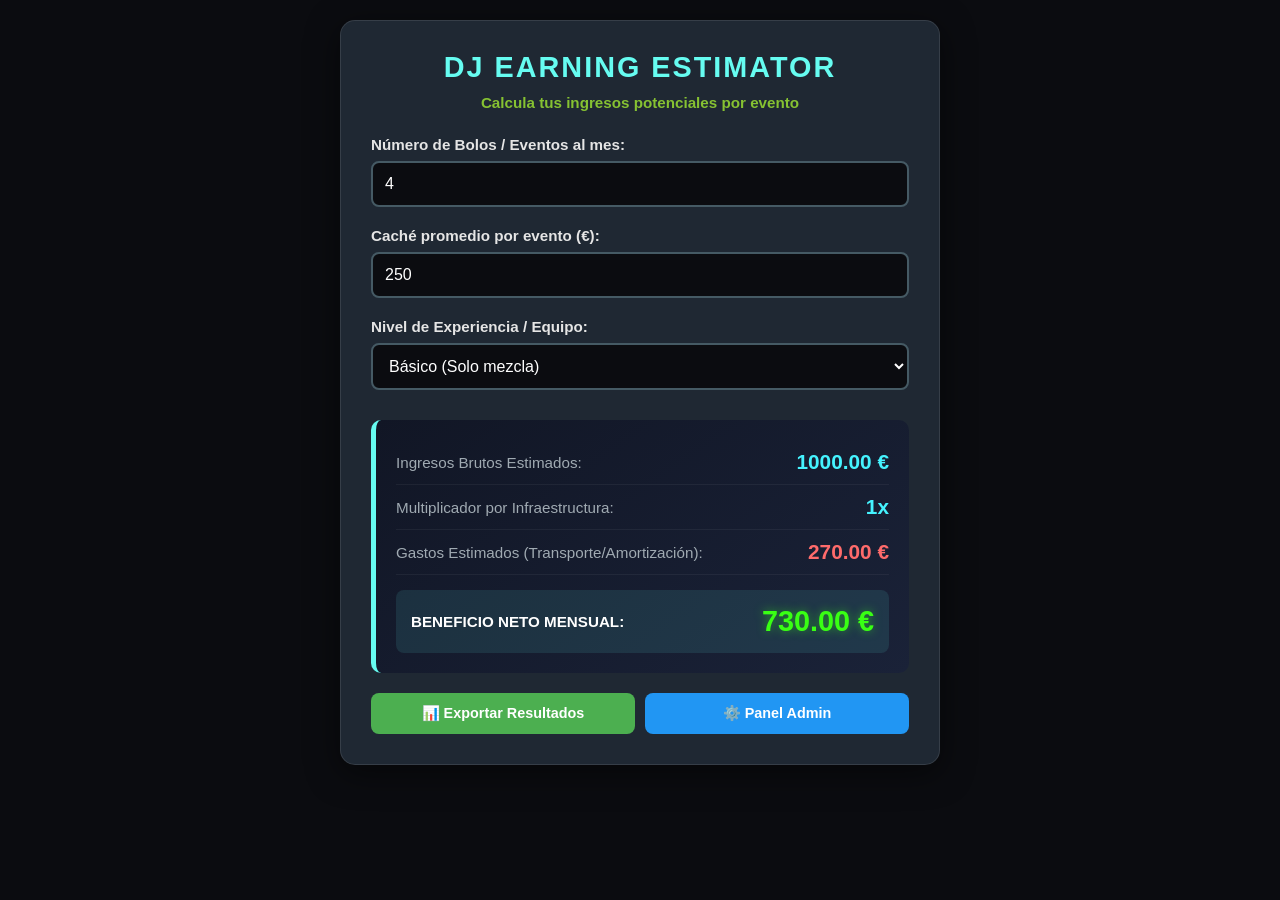
<file: index.html>
<!DOCTYPE html>
<html lang="es">
<head>
    <meta charset="UTF-8">
    <meta name="viewport" content="width=device-width, initial-scale=1.0">
    <title>DJ Earnings Calculator</title>
    <link rel="stylesheet" href="css/styles.css">
</head>
<body>
    <div class="wrapper">
        <div class="calculator-container">
            <h1 id="main-title">DJ Earning Estimator</h1>
            <p class="subtitle" id="main-subtitle">Calcula tus ingresos potenciales por evento</p>

            <div class="input-group">
                <label id="label-input1" for="input-bolos">Número de Bolos / Eventos al mes:</label>
                <input type="number" id="input-bolos" value="4" min="0" oninput="calcularGlosses()">
            </div>

            <div class="input-group">
                <label id="label-input2" for="input-cache">Caché promedio por evento (€):</label>
                <input type="number" id="input-cache" value="250" min="0" oninput="calcularGlosses()">
            </div>

            <div class="input-group">
                <label id="label-input3" for="select-experiencia">Nivel de Experiencia / Equipo:</label>
                <select id="select-experiencia" onchange="calcularGlosses()">
                    <option value="1" selected>Básico (Solo mezcla)</option>
                    <option value="1.5">Intermedio (Lleva sonido propio)</option>
                    <option value="2.2">Premium (Sonido, iluminación y animación)</option>
                </select>
            </div>

            <div class="results-container">
                <div class="result-item">
                    <span class="result-label" id="label-res1">Ingresos Brutos Estimados:</span>
                    <span class="result-value" id="res-bruto">0.00 €</span>
                </div>
                <div class="result-item">
                    <span class="result-label" id="label-res2">Multiplicador por Infraestructura:</span>
                    <span class="result-value" id="res-bonus">1.0x</span>
                </div>
                <div class="result-item">
                    <span class="result-label" id="label-res3">Gastos Estimados (Transporte/Amortización):</span>
                    <span class="result-value" id="res-gastos" style="color: #ff6b6b;">0.00 €</span>
                </div>
                <div class="result-item result-total">
                    <span class="result-label" id="label-res-total">BENEFICIO NETO MENSUAL:</span>
                    <span class="result-value" id="res-neto">0.00 €</span>
                </div>
            </div>

            <div class="button-group">
                <button class="btn btn-export" onclick="exportarResultados()">📊 Exportar Resultados</button>
                <button class="btn btn-admin" onclick="toggleAdminPanel()">⚙️ Panel Admin</button>
            </div>
        </div>

        <div class="admin-panel" id="adminPanel">
            <h2>Panel de Configuración</h2>
            <p style="font-size: 0.85rem; color: #ccc; margin-bottom: 15px;">Modifica títulos, etiquetas y variables matemáticas.</p>
            
            <div class="admin-group">
                <h3>1. Títulos de la Web</h3>
                <div class="admin-field">
                    <label>Título Principal:</label>
                    <input type="text" id="admin-title" value="DJ Earning Estimator">
                </div>
                <div class="admin-field">
                    <label>Subtítulo:</label>
                    <input type="text" id="admin-subtitle" value="Calcula tus ingresos potenciales por evento">
                </div>
            </div>

            <div class="admin-group">
                <h3>2. Modificar Conceptos (Preguntas)</h3>
                <div class="admin-field">
                    <label>Pregunta 1 (Eventos):</label>
                    <input type="text" id="admin-label1" value="Número de Bolos / Eventos al mes:">
                </div>
                <div class="admin-field">
                    <label>Pregunta 2 (Caché):</label>
                    <input type="text" id="admin-label2" value="Caché promedio por evento (€):">
                </div>
                <div class="admin-field">
                    <label>Pregunta 3 (Desplegable):</label>
                    <input type="text" id="admin-label3" value="Nivel de Experiencia / Equipo:">
                </div>
            </div>

            <div class="admin-group">
                <h3>3. Configuración Matemática / Precios</h3>
                <div class="admin-field">
                    <label>Gastos Fijos por Evento (€):</label>
                    <input type="number" id="admin-gastos-fijos" value="30">
                </div>
                <div class="admin-field">
                    <label>Porcentaje de Impuestos/Comisión (0.20 = 20%):</label>
                    <input type="number" id="admin-impuesto" value="0.15" step="0.01">
                </div>
            </div>

            <div class="admin-group">
                <h3>4. Modificar Textos de Resultados</h3>
                <div class="admin-field">
                    <label>Resultado 1:</label>
                    <input type="text" id="admin-res1" value="Ingresos Brutos Estimados:">
                </div>
                <div class="admin-field">
                    <label>Resultado 2:</label>
                    <input type="text" id="admin-res2" value="Multiplicador por Infraestructura:">
                </div>
                <div class="admin-field">
                    <label>Resultado 3:</label>
                    <input type="text" id="admin-res3" value="Gastos Estimados (Transporte/Amortización):">
                </div>
                <div class="admin-field">
                    <label>Resultado Final:</label>
                    <input type="text" id="admin-res-total" value="BENEFICIO NETO MENSUAL:">
                </div>
            </div>

            <div class="admin-buttons">
                <button class="save-btn" onclick="aplicarConfiguracion()">✓ Aplicar Cambios</button>
                <button class="save-btn" style="background-color: #4CAF50;" onclick="guardarConfiguracion()">💾 Guardar Config</button>
                <button class="save-btn" style="background-color: #f44336;" onclick="resetearConfiguracion()">🔄 Restaurar</button>
            </div>
        </div>
    </div>

    <script src="js/app.js"></script>
</body>
</html>
</file>
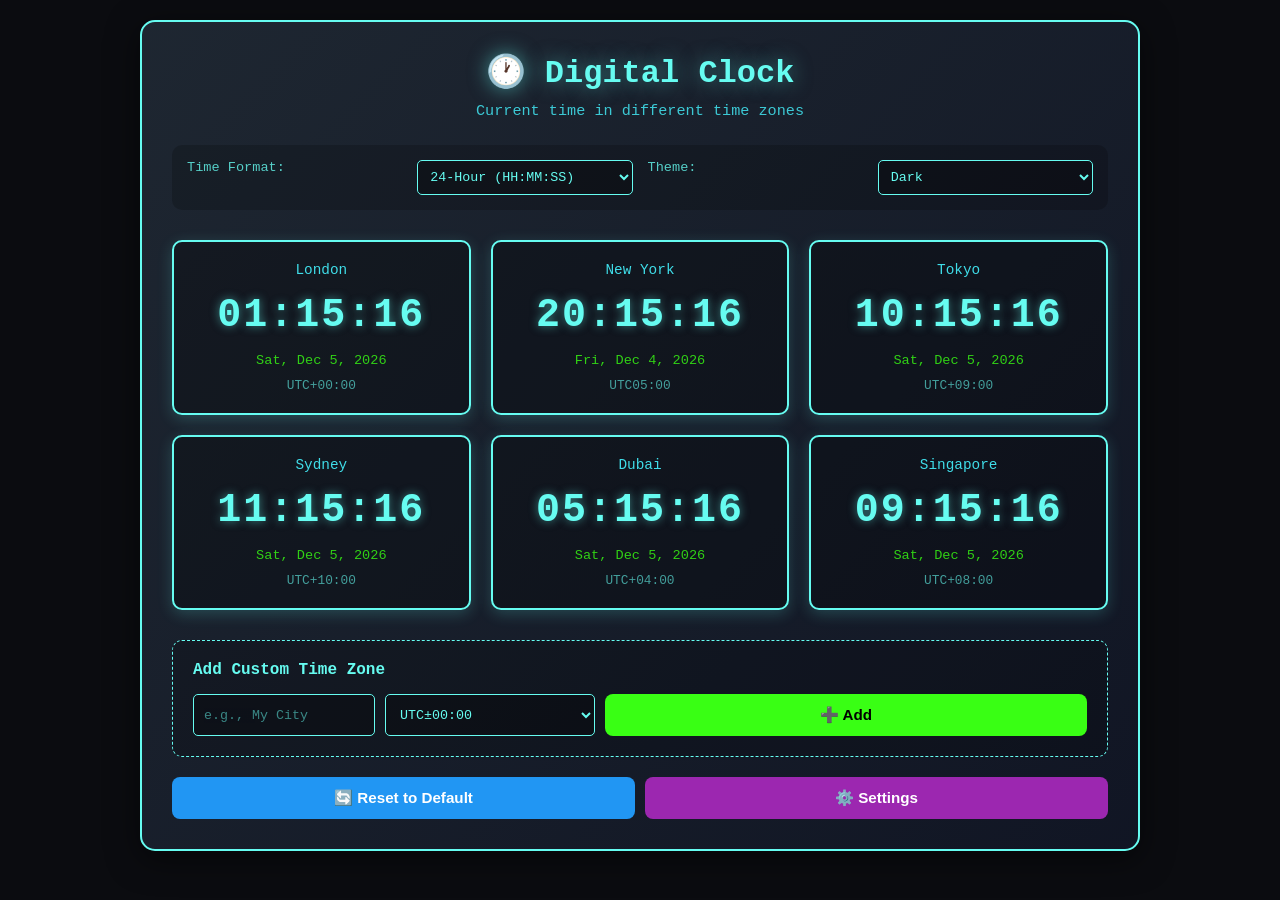
<file: clock/index.html>
<!DOCTYPE html>
<html lang="en">
<head>
    <meta charset="UTF-8">
    <meta name="viewport" content="width=device-width, initial-scale=1.0">
    <title>Digital Clock - Multiple Time Zones</title>
    <link rel="stylesheet" href="css/styles.css">
</head>
<body>
    <div class="wrapper">
        <div class="clock-container">
            <h1 id="main-title">🕐 Digital Clock</h1>
            <p class="subtitle" id="main-subtitle">Current time in different time zones</p>

            <div class="controls-group">
                <label id="label-format">Time Format:</label>
                <select id="time-format" onchange="updateClocks()">
                    <option value="24">24-Hour (HH:MM:SS)</option>
                    <option value="12">12-Hour (AM/PM)</option>
                </select>

                <label id="label-theme">Theme:</label>
                <select id="theme-select" onchange="changeTheme(this.value)">
                    <option value="dark">Dark</option>
                    <option value="light">Light</option>
                    <option value="neon">Neon</option>
                </select>
            </div>

            <div class="timezones-container" id="timezonesContainer">
                <!-- Clocks will be generated here by JavaScript -->
            </div>

            <div class="add-timezone-section">
                <h3>Add Custom Time Zone</h3>
                <div class="add-tz-form">
                    <input type="text" id="tz-name" placeholder="e.g., My City" maxlength="30">
                    <select id="tz-offset">
                        <option value="-12">UTC-12:00</option>
                        <option value="-11">UTC-11:00</option>
                        <option value="-10">UTC-10:00</option>
                        <option value="-9">UTC-09:00</option>
                        <option value="-8">UTC-08:00</option>
                        <option value="-7">UTC-07:00</option>
                        <option value="-6">UTC-06:00</option>
                        <option value="-5">UTC-05:00</option>
                        <option value="-4">UTC-04:00</option>
                        <option value="-3">UTC-03:00</option>
                        <option value="-2">UTC-02:00</option>
                        <option value="-1">UTC-01:00</option>
                        <option value="0" selected>UTC±00:00</option>
                        <option value="1">UTC+01:00</option>
                        <option value="2">UTC+02:00</option>
                        <option value="3">UTC+03:00</option>
                        <option value="4">UTC+04:00</option>
                        <option value="5">UTC+05:00</option>
                        <option value="5.5">UTC+05:30 (India)</option>
                        <option value="6">UTC+06:00</option>
                        <option value="7">UTC+07:00</option>
                        <option value="8">UTC+08:00</option>
                        <option value="9">UTC+09:00</option>
                        <option value="9.5">UTC+09:30 (Australia)</option>
                        <option value="10">UTC+10:00</option>
                        <option value="11">UTC+11:00</option>
                        <option value="12">UTC+12:00</option>
                    </select>
                    <button class="btn btn-add" onclick="addCustomTimezone()">➕ Add</button>
                </div>
            </div>

            <div class="button-group">
                <button class="btn btn-reset" onclick="resetToDefault()">🔄 Reset to Default</button>
                <button class="btn btn-admin" onclick="toggleAdminPanel()">⚙️ Settings</button>
            </div>
        </div>

        <div class="admin-panel" id="adminPanel">
            <h2>⚙️ Settings Panel</h2>
            <p style="font-size: 0.85rem; color: #ccc; margin-bottom: 15px;">Customize your clock display</p>
            
            <div class="admin-group">
                <h3>Display Settings</h3>
                <div class="admin-field">
                    <label>
                        <input type="checkbox" id="show-seconds" checked onchange="updateClocks()">
                        Show Seconds
                    </label>
                </div>
                <div class="admin-field">
                    <label>
                        <input type="checkbox" id="show-date" checked onchange="updateClocks()">
                        Show Date
                    </label>
                </div>
                <div class="admin-field">
                    <label>
                        <input type="checkbox" id="show-offset" checked onchange="updateClocks()">
                        Show UTC Offset
                    </label>
                </div>
            </div>

            <div class="admin-group">
                <h3>Color Customization</h3>
                <div class="admin-field">
                    <label>Text Color:</label>
                    <input type="color" id="text-color" value="#66fcf1" onchange="applyCustomColors()">
                </div>
                <div class="admin-field">
                    <label>Background Color:</label>
                    <input type="color" id="bg-color" value="#0b0c10" onchange="applyCustomColors()">
                </div>
            </div>

            <div class="admin-buttons">
                <button class="save-btn" onclick="saveSettings()">💾 Save Settings</button>
                <button class="save-btn" style="background-color: #f44336;" onclick="resetSettings()">🔄 Reset All</button>
            </div>
        </div>
    </div>

    <script src="js/clock.js"></script>
</body>
</html>
</file>
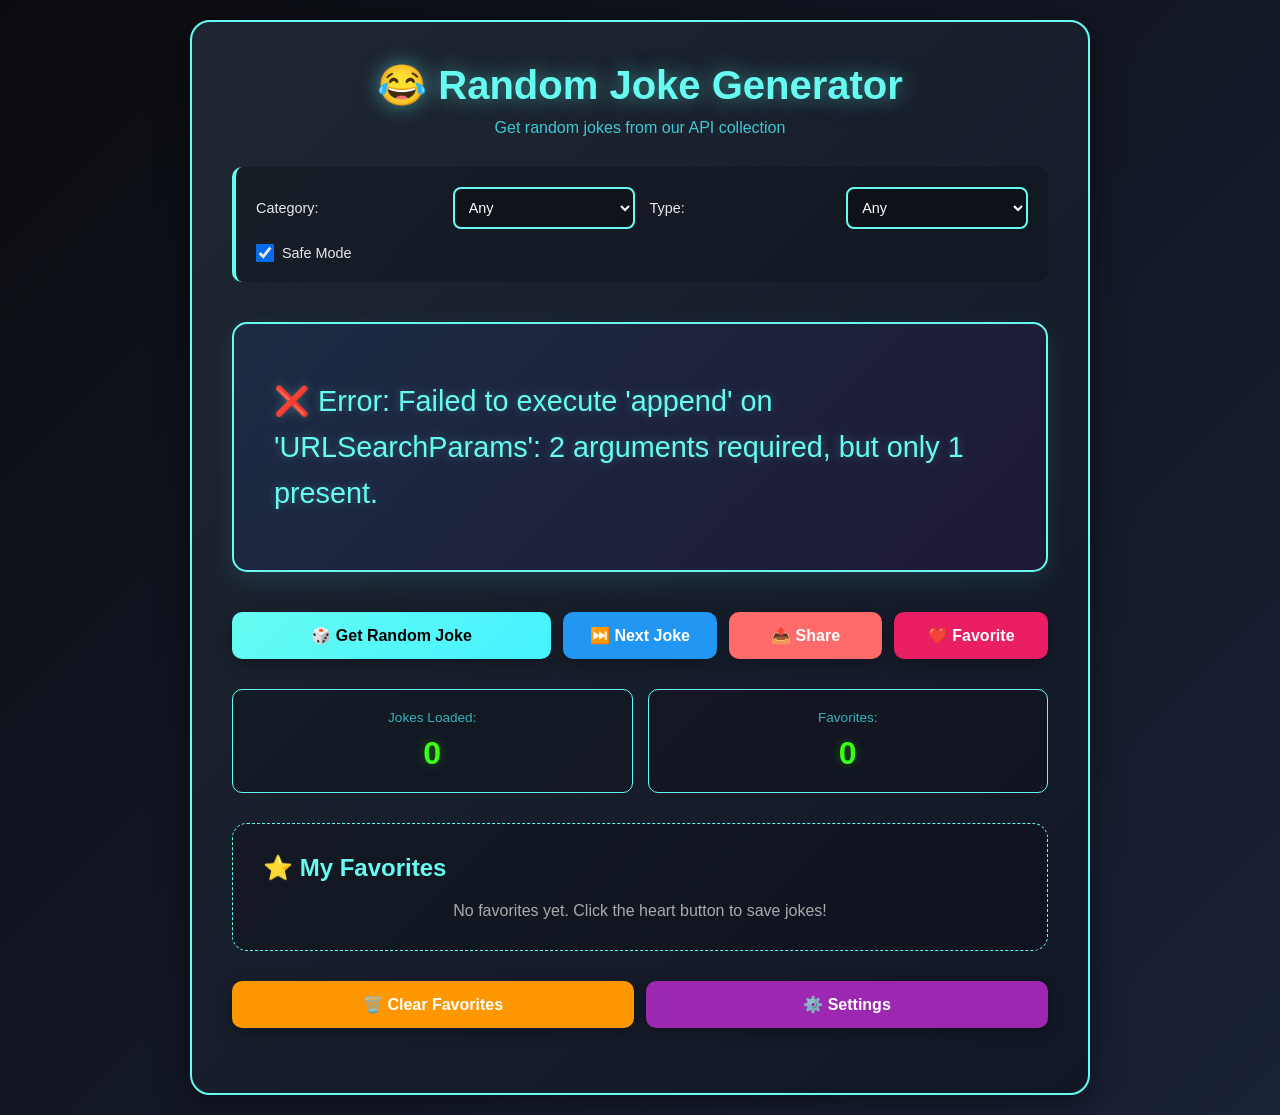
<file: jokes/index.html>
<!DOCTYPE html>
<html lang="en">
<head>
    <meta charset="UTF-8">
    <meta name="viewport" content="width=device-width, initial-scale=1.0">
    <title>Random Joke Generator</title>
    <link rel="stylesheet" href="css/jokes.css">
</head>
<body>
    <div class="wrapper">
        <div class="jokes-container">
            <h1 id="main-title">😂 Random Joke Generator</h1>
            <p class="subtitle" id="main-subtitle">Get random jokes from our API collection</p>

            <div class="controls-group">
                <label id="label-category">Category:</label>
                <select id="joke-category" onchange="updateJokeType()">
                    <option value="any">Any</option>
                    <option value="general">General</option>
                    <option value="programming">Programming</option>
                    <option value="knock-knock">Knock-Knock</option>
                </select>

                <label id="label-type">Type:</label>
                <select id="joke-type" onchange="updateJokeType()">
                    <option value="any">Any</option>
                    <option value="single">Single</option>
                    <option value="twopart">Two-Part</option>
                </select>

                <label id="label-safe">
                    <input type="checkbox" id="safe-mode" checked onchange="updateJokeType()">
                    Safe Mode
                </label>
            </div>

            <div class="joke-display-container">
                <div class="joke-display" id="jokeDisplay">
                    <div class="loading" style="display: none;" id="loadingSpinner">
                        <div class="spinner"></div>
                        <p>Loading joke...</p>
                    </div>
                    <div id="jokeContent">
                        <p id="jokeText">Click the button below to get a random joke!</p>
                        <p id="jokeAnswer" style="display: none; margin-top: 15px; font-style: italic; color: #39ff14;"></p>
                    </div>
                </div>
            </div>

            <div class="button-group">
                <button class="btn btn-get-joke" onclick="getRandomJoke()">🎲 Get Random Joke</button>
                <button class="btn btn-next" onclick="getRandomJoke()" id="nextBtn">⏭️ Next Joke</button>
                <button class="btn btn-share" onclick="shareJoke()">📤 Share</button>
                <button class="btn btn-favorite" onclick="toggleFavorite()">❤️ Favorite</button>
            </div>

            <div class="stats-container">
                <div class="stat-item">
                    <span class="stat-label" id="label-loaded">Jokes Loaded:</span>
                    <span class="stat-value" id="jokesLoaded">0</span>
                </div>
                <div class="stat-item">
                    <span class="stat-label" id="label-favorites">Favorites:</span>
                    <span class="stat-value" id="favoritesCount">0</span>
                </div>
            </div>

            <div class="favorites-section">
                <h2>⭐ My Favorites</h2>
                <div class="favorites-list" id="favoritesList">
                    <p style="text-align: center; color: #aaa;">No favorites yet. Click the heart button to save jokes!</p>
                </div>
            </div>

            <div class="button-group">
                <button class="btn btn-clear" onclick="clearFavorites()">🗑️ Clear Favorites</button>
                <button class="btn btn-admin" onclick="toggleAdminPanel()">⚙️ Settings</button>
            </div>
        </div>

        <div class="admin-panel" id="adminPanel">
            <h2>⚙️ Settings Panel</h2>
            <p style="font-size: 0.85rem; color: #ccc; margin-bottom: 15px;">Customize your joke experience</p>
            
            <div class="admin-group">
                <h3>API Configuration</h3>
                <div class="admin-field">
                    <label>Jokes API URL:</label>
                    <input type="text" id="api-url" value="https://v2.jokeapi.dev/joke">
                </div>
                <div class="admin-field">
                    <label>Max Jokes to Cache:</label>
                    <input type="number" id="cache-limit" value="20" min="5" max="100">
                </div>
            </div>

            <div class="admin-group">
                <h3>Display Settings</h3>
                <div class="admin-field">
                    <label>
                        <input type="checkbox" id="auto-play" checked>
                        Auto-play next joke
                    </label>
                </div>
                <div class="admin-field">
                    <label>Auto-play delay (seconds):</label>
                    <input type="number" id="delay" value="0" min="0" max="60">
                </div>
            </div>

            <div class="admin-group">
                <h3>Color Theme</h3>
                <div class="admin-field">
                    <label>Primary Color:</label>
                    <input type="color" id="primary-color" value="#66fcf1" onchange="applyCustomTheme()">
                </div>
                <div class="admin-field">
                    <label>Accent Color:</label>
                    <input type="color" id="accent-color" value="#39ff14" onchange="applyCustomTheme()">
                </div>
            </div>

            <div class="admin-buttons">
                <button class="save-btn" onclick="saveSettings()">💾 Save Settings</button>
                <button class="save-btn" style="background-color: #f44336;" onclick="resetSettings()">🔄 Reset</button>
            </div>
        </div>
    </div>

    <script src="js/jokes.js"></script>
</body>
</html>
</file>
<file: css/styles.css>
:root {
    --bg-color: #0b0c10;
    --container-bg: #1f2833;
    --primary-color: #66fcf1;
    --secondary-color: #45f3ff;
    --text-color: #ffffff;
    --text-muted: #c5a1ff;
    --admin-bg: #2b1f33;
}

* {
    margin: 0;
    padding: 0;
    box-sizing: border-box;
}

body {
    font-family: 'Segoe UI', Tahoma, Geneva, Verdana, sans-serif;
    background-color: var(--bg-color);
    color: var(--text-color);
    padding: 20px;
    display: flex;
    flex-direction: column;
    align-items: center;
    min-height: 100vh;
}

.wrapper {
    width: 100%;
    max-width: 600px;
}

.calculator-container {
    background-color: var(--container-bg);
    padding: 30px;
    border-radius: 15px;
    box-shadow: 0 8px 32px 0 rgba(0, 0, 0, 0.5);
    border: 1px solid rgba(255, 255, 255, 0.1);
    margin-bottom: 20px;
}

h1 {
    text-align: center;
    color: var(--primary-color);
    margin-bottom: 10px;
    font-size: 1.8rem;
    text-transform: uppercase;
    letter-spacing: 2px;
}

.subtitle {
    text-align: center;
    color: #86c232;
    font-weight: bold;
    margin-bottom: 25px;
    font-size: 0.95rem;
}

.input-group {
    margin-bottom: 20px;
}

label {
    display: block;
    margin-bottom: 8px;
    font-weight: 600;
    color: #e5e5e5;
    font-size: 0.95rem;
}

input[type="number"],
select {
    width: 100%;
    padding: 12px;
    border-radius: 8px;
    border: 2px solid #455a64;
    background-color: #0b0c10;
    color: #fff;
    font-size: 1rem;
    box-sizing: border-box;
    transition: border-color 0.3s;
}

input[type="number"]:focus,
select:focus {
    outline: none;
    border-color: var(--primary-color);
    box-shadow: 0 0 10px rgba(102, 252, 241, 0.3);
}

.results-container {
    margin-top: 30px;
    background: linear-gradient(145deg, #111625, #1a2238);
    padding: 20px;
    border-radius: 10px;
    border-left: 5px solid var(--primary-color);
}

.result-item {
    display: flex;
    justify-content: space-between;
    align-items: center;
    padding: 10px 0;
    border-bottom: 1px solid rgba(255, 255, 255, 0.05);
}

.result-item:last-child {
    border-bottom: none;
}

.result-label {
    font-size: 0.95rem;
    color: #a0aab2;
}

.result-value {
    font-size: 1.3rem;
    font-weight: bold;
    color: var(--secondary-color);
}

.result-total {
    background-color: rgba(102, 252, 241, 0.1);
    padding: 15px;
    border-radius: 8px;
    margin-top: 15px;
}

.result-total .result-label {
    color: #fff;
    font-weight: bold;
}

.result-total .result-value {
    font-size: 1.8rem;
    color: #39ff14;
    text-shadow: 0 0 10px rgba(57, 255, 20, 0.5);
}

.button-group {
    display: flex;
    gap: 10px;
    margin-top: 20px;
    flex-wrap: wrap;
}

.btn {
    flex: 1;
    min-width: 150px;
    padding: 12px;
    border: none;
    border-radius: 8px;
    font-size: 0.9rem;
    font-weight: bold;
    cursor: pointer;
    transition: all 0.3s;
}

.btn-export {
    background-color: #4CAF50;
    color: white;
}

.btn-export:hover {
    background-color: #45a049;
    transform: translateY(-2px);
    box-shadow: 0 4px 12px rgba(76, 175, 80, 0.4);
}

.btn-admin {
    background-color: #2196F3;
    color: white;
}

.btn-admin:hover {
    background-color: #0b7dda;
    transform: translateY(-2px);
    box-shadow: 0 4px 12px rgba(33, 150, 243, 0.4);
}

.admin-panel {
    background-color: var(--admin-bg);
    padding: 25px;
    border-radius: 15px;
    border: 1px solid #9c27b0;
    display: none;
    margin-top: 20px;
    max-height: 80vh;
    overflow-y: auto;
}

.admin-panel h2 {
    color: #e040fb;
    margin-bottom: 10px;
    font-size: 1.4rem;
    border-bottom: 1px solid rgba(255, 255, 255, 0.1);
    padding-bottom: 10px;
}

.admin-group {
    margin-bottom: 15px;
    background: rgba(0, 0, 0, 0.2);
    padding: 10px;
    border-radius: 6px;
}

.admin-group h3 {
    margin: 0 0 10px 0;
    font-size: 0.95rem;
    color: #00e5ff;
}

.admin-field {
    display: flex;
    flex-direction: column;
    gap: 5px;
    margin-bottom: 10px;
}

.admin-field label {
    font-size: 0.85rem;
    color: #b388ff;
    font-weight: 600;
}

.admin-field input {
    padding: 8px;
    background: #120c1f;
    border: 1px solid #7c4dff;
    color: white;
    border-radius: 4px;
    font-size: 0.9rem;
}

.admin-field input:focus {
    outline: none;
    border-color: #00e5ff;
    box-shadow: 0 0 8px rgba(0, 229, 255, 0.3);
}

.admin-buttons {
    display: flex;
    flex-direction: column;
    gap: 10px;
    margin-top: 15px;
}

.save-btn {
    background-color: #9c27b0;
    color: white;
    border: none;
    padding: 12px;
    border-radius: 8px;
    font-size: 0.95rem;
    font-weight: bold;
    cursor: pointer;
    transition: all 0.3s;
}

.save-btn:hover {
    background-color: #ba68c8;
    transform: translateY(-2px);
    box-shadow: 0 4px 12px rgba(156, 39, 176, 0.4);
}

.admin-panel::-webkit-scrollbar {
    width: 8px;
}

.admin-panel::-webkit-scrollbar-track {
    background: rgba(255, 255, 255, 0.05);
    border-radius: 4px;
}

.admin-panel::-webkit-scrollbar-thumb {
    background: var(--primary-color);
    border-radius: 4px;
}

.admin-panel::-webkit-scrollbar-thumb:hover {
    background: var(--secondary-color);
}

@media (max-width: 600px) {
    .wrapper {
        max-width: 100%;
    }

    .calculator-container {
        padding: 20px;
    }

    h1 {
        font-size: 1.4rem;
    }

    .button-group {
        flex-direction: column;
    }

    .btn {
        min-width: 100%;
    }

    .result-item {
        flex-direction: column;
        align-items: flex-start;
        gap: 8px;
    }

    .result-value {
        width: 100%;
        text-align: right;
    }
}
</file>
<file: clock/css/styles.css>
:root {
    --bg-color: #0b0c10;
    --text-color: #66fcf1;
    --secondary-color: #45f3ff;
    --accent-color: #39ff14;
}

* {
    margin: 0;
    padding: 0;
    box-sizing: border-box;
}

body {
    font-family: 'Courier New', monospace;
    background-color: var(--bg-color);
    color: var(--text-color);
    padding: 20px;
    display: flex;
    flex-direction: column;
    align-items: center;
    min-height: 100vh;
    transition: all 0.3s ease;
}

body.light-theme {
    --bg-color: #ffffff;
    --text-color: #333333;
    --secondary-color: #0066cc;
    --accent-color: #00aa00;
}

body.neon-theme {
    --bg-color: #000000;
    --text-color: #00ff00;
    --secondary-color: #ff00ff;
    --accent-color: #ffff00;
}

.wrapper {
    width: 100%;
    max-width: 1000px;
}

.clock-container {
    background: linear-gradient(135deg, rgba(31, 40, 51, 0.95), rgba(17, 22, 37, 0.95));
    padding: 30px;
    border-radius: 15px;
    box-shadow: 0 8px 32px 0 rgba(0, 0, 0, 0.5);
    border: 2px solid var(--text-color);
    margin-bottom: 20px;
}

h1 {
    text-align: center;
    color: var(--text-color);
    margin-bottom: 10px;
    font-size: 2rem;
    text-shadow: 0 0 20px rgba(102, 252, 241, 0.5);
}

.subtitle {
    text-align: center;
    color: var(--secondary-color);
    margin-bottom: 25px;
    font-size: 0.95rem;
    opacity: 0.8;
}

.controls-group {
    display: grid;
    grid-template-columns: 1fr 1fr 1fr 1fr;
    gap: 15px;
    margin-bottom: 30px;
    background: rgba(0, 0, 0, 0.2);
    padding: 15px;
    border-radius: 10px;
}

.controls-group label {
    font-size: 0.85rem;
    color: var(--text-color);
    opacity: 0.8;
}

.controls-group select {
    padding: 8px;
    border-radius: 5px;
    border: 1px solid var(--text-color);
    background-color: rgba(0, 0, 0, 0.3);
    color: var(--text-color);
    font-family: 'Courier New', monospace;
    cursor: pointer;
}

.timezones-container {
    display: grid;
    grid-template-columns: repeat(auto-fit, minmax(250px, 1fr));
    gap: 20px;
    margin-bottom: 30px;
}

.timezone-card {
    background: rgba(0, 0, 0, 0.3);
    border: 2px solid var(--text-color);
    border-radius: 10px;
    padding: 20px;
    text-align: center;
    transition: all 0.3s ease;
    box-shadow: 0 4px 15px rgba(102, 252, 241, 0.2);
}

.timezone-card:hover {
    transform: translateY(-5px);
    box-shadow: 0 8px 25px rgba(102, 252, 241, 0.4);
    border-color: var(--secondary-color);
}

.timezone-name {
    font-size: 0.9rem;
    color: var(--secondary-color);
    margin-bottom: 10px;
    opacity: 0.9;
}

.timezone-time {
    font-size: 2.5rem;
    color: var(--text-color);
    font-weight: bold;
    letter-spacing: 2px;
    text-shadow: 0 0 10px rgba(102, 252, 241, 0.5);
    margin: 15px 0;
    font-family: 'Courier New', monospace;
}

.timezone-date {
    font-size: 0.85rem;
    color: var(--accent-color);
    margin: 10px 0;
    opacity: 0.8;
}

.timezone-offset {
    font-size: 0.8rem;
    color: var(--text-color);
    opacity: 0.6;
    margin-top: 10px;
}

.timezone-remove {
    margin-top: 10px;
    padding: 8px 12px;
    background-color: #ff6b6b;
    color: white;
    border: none;
    border-radius: 5px;
    cursor: pointer;
    font-size: 0.8rem;
    transition: all 0.3s;
}

.timezone-remove:hover {
    background-color: #ff5252;
}

.add-timezone-section {
    background: rgba(0, 0, 0, 0.2);
    border: 1px dashed var(--text-color);
    border-radius: 10px;
    padding: 20px;
    margin-bottom: 20px;
}

.add-timezone-section h3 {
    color: var(--text-color);
    margin-bottom: 15px;
    font-size: 1rem;
}

.add-tz-form {
    display: flex;
    gap: 10px;
    flex-wrap: wrap;
}

.add-tz-form input,
.add-tz-form select {
    padding: 10px;
    border-radius: 5px;
    border: 1px solid var(--text-color);
    background-color: rgba(0, 0, 0, 0.3);
    color: var(--text-color);
    font-family: 'Courier New', monospace;
}

.add-tz-form input::placeholder {
    color: var(--text-color);
    opacity: 0.5;
}

.btn-add {
    padding: 10px 20px;
    background-color: var(--accent-color);
    color: #000;
    border: none;
    border-radius: 5px;
    cursor: pointer;
    font-weight: bold;
    transition: all 0.3s;
}

.btn-add:hover {
    transform: scale(1.05);
    box-shadow: 0 0 15px var(--accent-color);
}

.button-group {
    display: flex;
    gap: 10px;
    flex-wrap: wrap;
    justify-content: center;
}

.btn {
    padding: 12px 20px;
    border: none;
    border-radius: 8px;
    font-size: 0.95rem;
    font-weight: bold;
    cursor: pointer;
    transition: all 0.3s;
    flex: 1;
    min-width: 150px;
}

.btn-reset {
    background-color: #2196F3;
    color: white;
}

.btn-reset:hover {
    background-color: #0b7dda;
    transform: translateY(-2px);
}

.btn-admin {
    background-color: #9c27b0;
    color: white;
}

.btn-admin:hover {
    background-color: #ba68c8;
    transform: translateY(-2px);
}

/* Admin Panel */
.admin-panel {
    background: linear-gradient(135deg, rgba(43, 31, 51, 0.95), rgba(30, 20, 40, 0.95));
    border: 2px solid #9c27b0;
    padding: 25px;
    border-radius: 15px;
    display: none;
    margin-top: 20px;
    max-height: 80vh;
    overflow-y: auto;
}

.admin-panel h2 {
    color: #e040fb;
    margin-bottom: 10px;
    font-size: 1.4rem;
}

.admin-group {
    margin-bottom: 20px;
    background: rgba(0, 0, 0, 0.2);
    padding: 15px;
    border-radius: 8px;
}

.admin-group h3 {
    color: #00e5ff;
    margin-bottom: 15px;
    font-size: 1rem;
}

.admin-field {
    display: flex;
    flex-direction: column;
    gap: 8px;
    margin-bottom: 12px;
}

.admin-field label {
    color: #b388ff;
    font-size: 0.9rem;
}

.admin-field input[type="checkbox"] {
    width: 20px;
    height: 20px;
    cursor: pointer;
}

.admin-field input[type="color"] {
    height: 40px;
    border: none;
    border-radius: 5px;
    cursor: pointer;
}

.admin-buttons {
    display: flex;
    flex-direction: column;
    gap: 10px;
    margin-top: 20px;
}

.save-btn {
    background-color: #9c27b0;
    color: white;
    border: none;
    padding: 12px;
    border-radius: 8px;
    font-size: 0.95rem;
    font-weight: bold;
    cursor: pointer;
    transition: all 0.3s;
}

.save-btn:hover {
    background-color: #ba68c8;
    transform: translateY(-2px);
}

@media (max-width: 768px) {
    .controls-group {
        grid-template-columns: 1fr 1fr;
    }

    .timezone-time {
        font-size: 2rem;
    }

    .timezones-container {
        grid-template-columns: 1fr;
    }

    .button-group {
        flex-direction: column;
    }

    .btn {
        min-width: 100%;
    }
}
</file>
<file: jokes/css/jokes.css>
:root {
    --primary-color: #66fcf1;
    --accent-color: #39ff14;
    --bg-color: #0b0c10;
    --text-color: #ffffff;
    --secondary-color: #45f3ff;
}

* {
    margin: 0;
    padding: 0;
    box-sizing: border-box;
}

body {
    font-family: 'Segoe UI', Tahoma, Geneva, Verdana, sans-serif;
    background: linear-gradient(135deg, #0b0c10 0%, #1a2238 100%);
    color: var(--text-color);
    padding: 20px;
    display: flex;
    flex-direction: column;
    align-items: center;
    min-height: 100vh;
    transition: all 0.3s ease;
}

.wrapper {
    width: 100%;
    max-width: 900px;
}

.jokes-container {
    background: linear-gradient(135deg, rgba(31, 40, 51, 0.95), rgba(17, 22, 37, 0.95));
    padding: 40px;
    border-radius: 20px;
    box-shadow: 0 8px 32px 0 rgba(0, 0, 0, 0.5);
    border: 2px solid var(--primary-color);
}

h1 {
    text-align: center;
    color: var(--primary-color);
    margin-bottom: 10px;
    font-size: 2.5rem;
    text-shadow: 0 0 20px rgba(102, 252, 241, 0.5);
}

.subtitle {
    text-align: center;
    color: var(--secondary-color);
    margin-bottom: 30px;
    font-size: 1rem;
    opacity: 0.8;
}

.controls-group {
    display: grid;
    grid-template-columns: repeat(auto-fit, minmax(150px, 1fr));
    gap: 15px;
    margin-bottom: 30px;
    background: rgba(0, 0, 0, 0.2);
    padding: 20px;
    border-radius: 10px;
    border-left: 4px solid var(--primary-color);
}

.controls-group label {
    font-size: 0.9rem;
    color: var(--text-color);
    opacity: 0.9;
    display: flex;
    align-items: center;
    gap: 8px;
}

.controls-group input[type="checkbox"] {
    width: 18px;
    height: 18px;
    cursor: pointer;
}

.controls-group select {
    padding: 10px;
    border-radius: 8px;
    border: 2px solid var(--primary-color);
    background-color: rgba(0, 0, 0, 0.3);
    color: var(--text-color);
    font-size: 0.9rem;
    cursor: pointer;
    transition: all 0.3s;
}

.controls-group select:hover {
    border-color: var(--secondary-color);
    box-shadow: 0 0 10px rgba(102, 252, 241, 0.3);
}

.joke-display-container {
    margin: 40px 0;
}

.joke-display {
    background: linear-gradient(135deg, rgba(30, 60, 114, 0.3), rgba(50, 20, 80, 0.3));
    border: 2px solid var(--primary-color);
    border-radius: 15px;
    padding: 40px;
    min-height: 250px;
    display: flex;
    flex-direction: column;
    justify-content: center;
    box-shadow: 0 8px 25px rgba(102, 252, 241, 0.1);
    position: relative;
    overflow: hidden;
}

.joke-display::before {
    content: '';
    position: absolute;
    top: 0;
    left: 0;
    right: 0;
    bottom: 0;
    background: radial-gradient(circle at top-right, rgba(102, 252, 241, 0.1), transparent);
    pointer-events: none;
}

#jokeContent {
    position: relative;
    z-index: 1;
}

#jokeText {
    font-size: 1.8rem;
    line-height: 1.6;
    color: var(--primary-color);
    text-shadow: 0 0 10px rgba(102, 252, 241, 0.3);
    font-weight: 500;
}

#jokeAnswer {
    font-size: 1.5rem;
    line-height: 1.6;
    color: var(--accent-color);
    text-shadow: 0 0 10px rgba(57, 255, 20, 0.3);
}

.loading {
    display: flex;
    flex-direction: column;
    align-items: center;
    justify-content: center;
    gap: 20px;
}

.spinner {
    width: 50px;
    height: 50px;
    border: 4px solid rgba(102, 252, 241, 0.3);
    border-top-color: var(--primary-color);
    border-radius: 50%;
    animation: spin 1s linear infinite;
}

@keyframes spin {
    to { transform: rotate(360deg); }
}

.stats-container {
    display: grid;
    grid-template-columns: repeat(auto-fit, minmax(150px, 1fr));
    gap: 15px;
    margin: 30px 0;
}

.stat-item {
    background: rgba(0, 0, 0, 0.2);
    border: 1px solid var(--primary-color);
    border-radius: 10px;
    padding: 20px;
    text-align: center;
}

.stat-label {
    display: block;
    font-size: 0.85rem;
    color: var(--secondary-color);
    opacity: 0.7;
    margin-bottom: 10px;
}

.stat-value {
    display: block;
    font-size: 2rem;
    color: var(--accent-color);
    font-weight: bold;
    text-shadow: 0 0 10px rgba(57, 255, 20, 0.3);
}

.button-group {
    display: grid;
    grid-template-columns: repeat(auto-fit, minmax(150px, 1fr));
    gap: 12px;
    margin: 25px 0;
}

.btn {
    padding: 14px 20px;
    border: none;
    border-radius: 10px;
    font-size: 1rem;
    font-weight: bold;
    cursor: pointer;
    transition: all 0.3s ease;
    box-shadow: 0 4px 15px rgba(0, 0, 0, 0.3);
}

.btn-get-joke {
    background: linear-gradient(135deg, var(--primary-color), var(--secondary-color));
    color: #000;
    grid-column: span 2;
}

.btn-get-joke:hover {
    transform: translateY(-3px);
    box-shadow: 0 6px 25px rgba(102, 252, 241, 0.4);
}

.btn-next {
    background-color: #2196F3;
    color: white;
}

.btn-next:hover {
    background-color: #0b7dda;
    transform: translateY(-2px);
}

.btn-share {
    background-color: #FF6B6B;
    color: white;
}

.btn-share:hover {
    background-color: #FF5252;
    transform: translateY(-2px);
}

.btn-favorite {
    background-color: #E91E63;
    color: white;
}

.btn-favorite:hover {
    background-color: #C2185B;
    transform: translateY(-2px);
}

.btn-clear {
    background-color: #FF9800;
    color: white;
}

.btn-clear:hover {
    background-color: #F57C00;
    transform: translateY(-2px);
}

.btn-admin {
    background-color: #9c27b0;
    color: white;
}

.btn-admin:hover {
    background-color: #ba68c8;
    transform: translateY(-2px);
}

.favorites-section {
    background: rgba(0, 0, 0, 0.2);
    border: 1px dashed var(--primary-color);
    border-radius: 15px;
    padding: 30px;
    margin: 30px 0;
}

.favorites-section h2 {
    color: var(--primary-color);
    margin-bottom: 20px;
    font-size: 1.5rem;
}

.favorites-list {
    display: flex;
    flex-direction: column;
    gap: 15px;
    max-height: 400px;
    overflow-y: auto;
}

.favorite-item {
    background: rgba(0, 0, 0, 0.3);
    border-left: 4px solid var(--accent-color);
    border-radius: 8px;
    padding: 15px;
    position: relative;
    display: flex;
    justify-content: space-between;
    align-items: center;
}

.favorite-text {
    flex: 1;
    color: var(--text-color);
    font-size: 0.95rem;
    line-height: 1.5;
}

.favorite-remove {
    background-color: #FF6B6B;
    color: white;
    border: none;
    padding: 8px 12px;
    border-radius: 5px;
    cursor: pointer;
    font-size: 0.8rem;
    transition: all 0.3s;
}

.favorite-remove:hover {
    background-color: #FF5252;
}

/* Admin Panel */
.admin-panel {
    background: linear-gradient(135deg, rgba(43, 31, 51, 0.95), rgba(30, 20, 40, 0.95));
    border: 2px solid #9c27b0;
    padding: 30px;
    border-radius: 20px;
    display: none;
    margin-top: 30px;
    max-height: 80vh;
    overflow-y: auto;
}

.admin-panel h2 {
    color: #e040fb;
    margin-bottom: 15px;
    font-size: 1.5rem;
}

.admin-group {
    margin-bottom: 25px;
    background: rgba(0, 0, 0, 0.2);
    padding: 20px;
    border-radius: 10px;
    border-left: 4px solid #00e5ff;
}

.admin-group h3 {
    color: #00e5ff;
    margin-bottom: 15px;
    font-size: 1.1rem;
}

.admin-field {
    display: flex;
    flex-direction: column;
    gap: 8px;
    margin-bottom: 15px;
}

.admin-field label {
    color: #b388ff;
    font-size: 0.95rem;
    font-weight: 600;
}

.admin-field input {
    padding: 10px;
    background: #120c1f;
    border: 1px solid #7c4dff;
    color: white;
    border-radius: 5px;
    font-size: 0.9rem;
    font-family: 'Segoe UI', Tahoma, Geneva, Verdana, sans-serif;
}

.admin-field input:focus {
    outline: none;
    border-color: #00e5ff;
    box-shadow: 0 0 10px rgba(0, 229, 255, 0.3);
}

.admin-field input[type="color"] {
    height: 40px;
    cursor: pointer;
}

.admin-buttons {
    display: flex;
    flex-direction: column;
    gap: 12px;
    margin-top: 20px;
}

.save-btn {
    background-color: #9c27b0;
    color: white;
    border: none;
    padding: 14px;
    border-radius: 10px;
    font-size: 1rem;
    font-weight: bold;
    cursor: pointer;
    transition: all 0.3s;
}

.save-btn:hover {
    background-color: #ba68c8;
    transform: translateY(-2px);
    box-shadow: 0 4px 15px rgba(156, 39, 176, 0.4);
}

@media (max-width: 768px) {
    .jokes-container {
        padding: 20px;
    }

    h1 {
        font-size: 1.8rem;
    }

    #jokeText {
        font-size: 1.3rem;
    }

    .button-group {
        grid-template-columns: 1fr 1fr;
    }

    .btn-get-joke {
        grid-column: span 2;
    }

    .joke-display {
        padding: 20px;
        min-height: 200px;
    }
}
</file>
